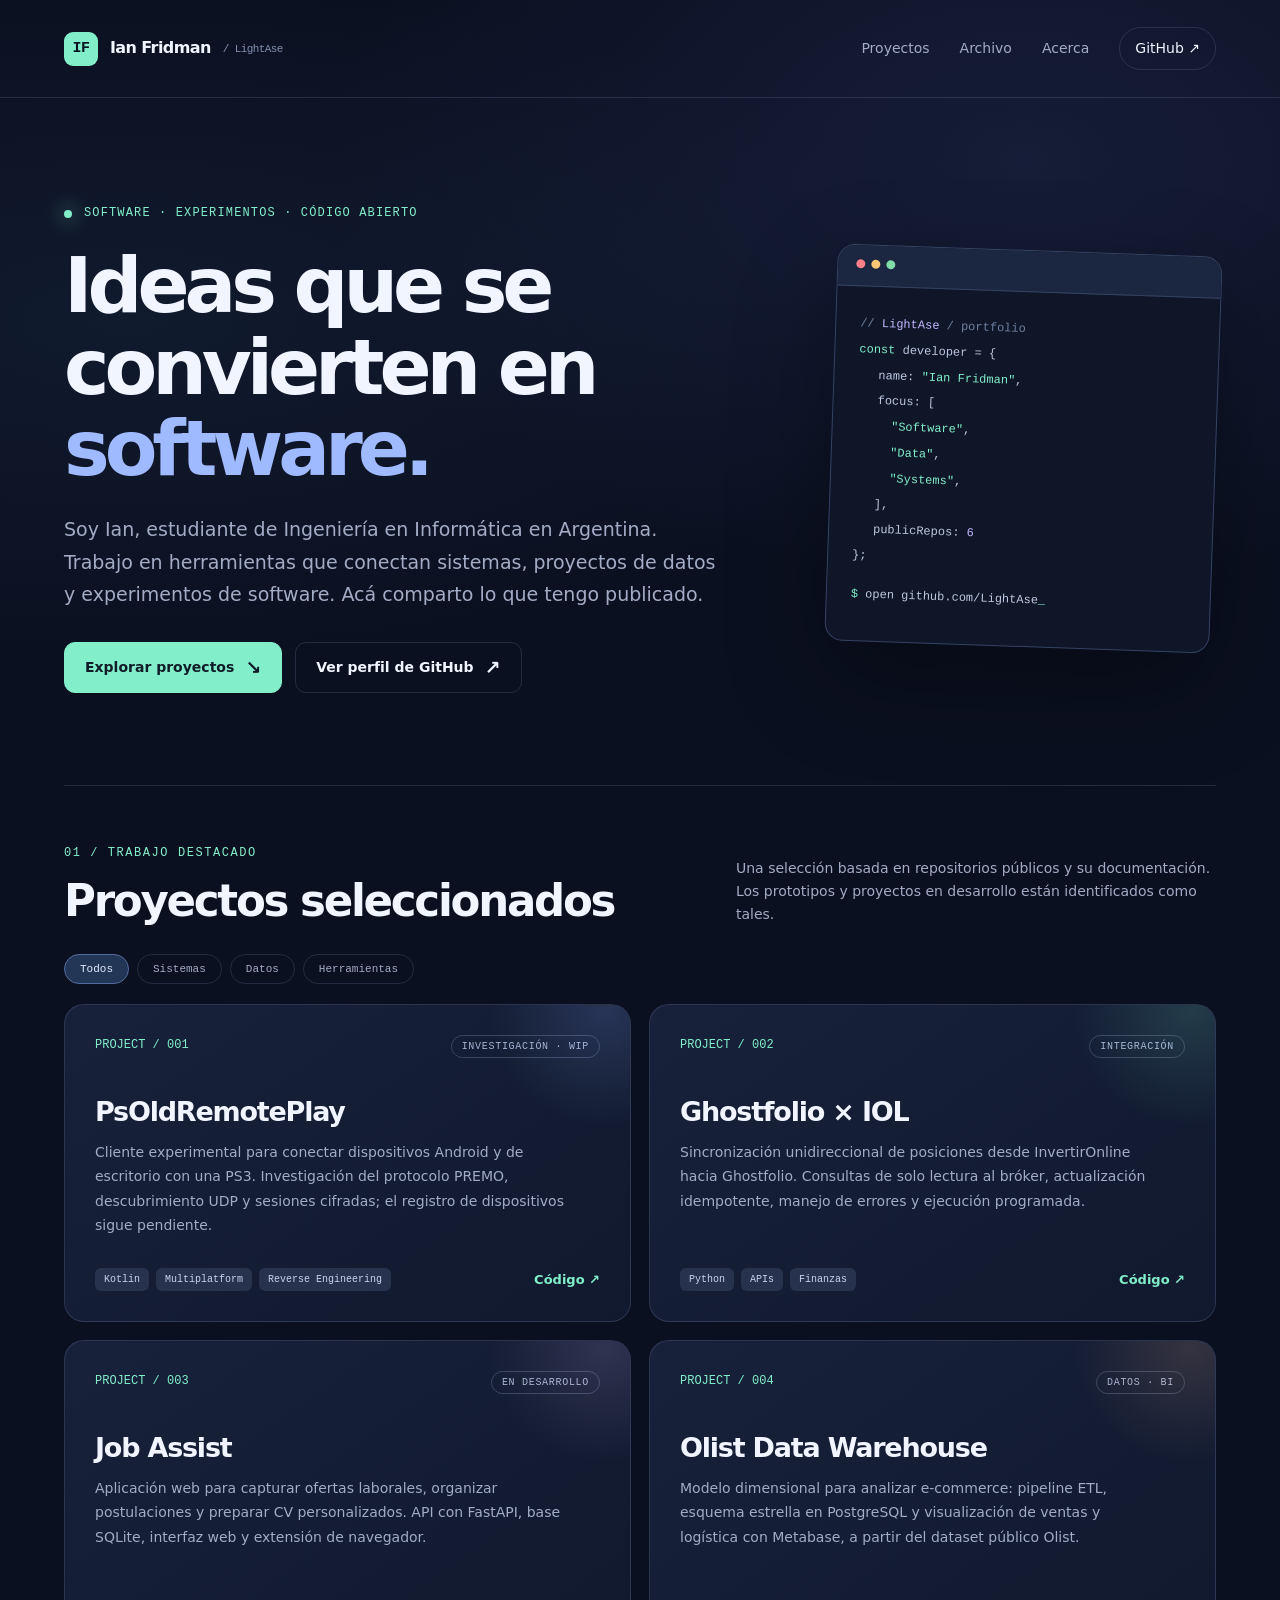
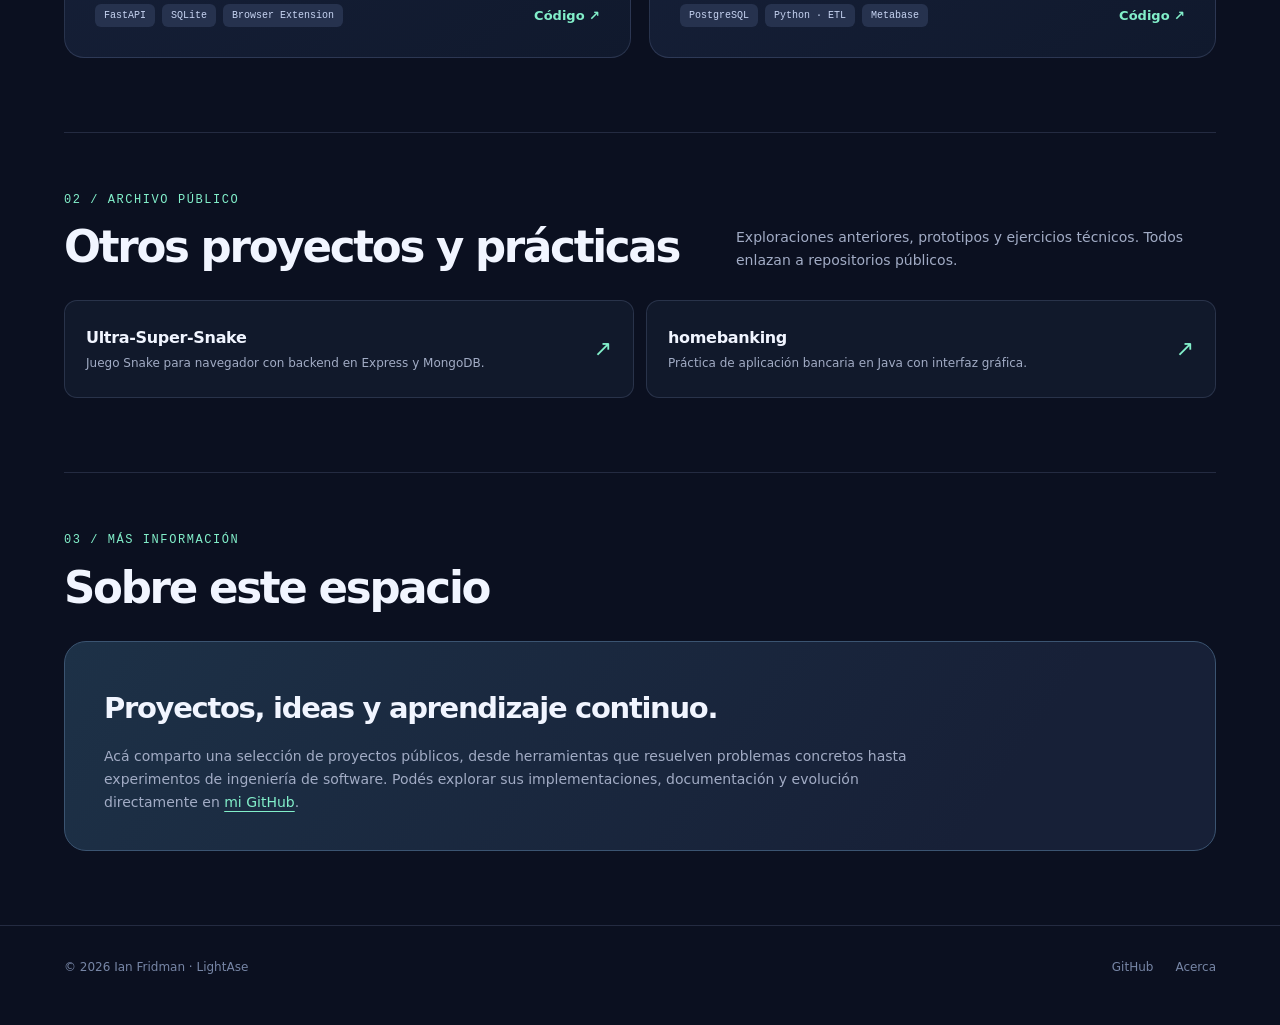
<file: index.html>
<!DOCTYPE html>

<html lang="es">
<head>
<meta charset="utf-8"/><meta content="width=device-width,initial-scale=1" name="viewport"/>
<meta content="#0b1020" name="theme-color"/>
<meta content="Portfolio de Ian Fridman (LightAse): software, herramientas, ingeniería de datos y proyectos experimentales de código abierto." name="description"/>
<title>Ian Fridman · LightAse — Software &amp; Projects</title>
<link href="assets/style.css" rel="stylesheet"/>
</head>
<body>
<header><a aria-label="Inicio" class="brand" href="./"><span class="brand-icon">IF</span> Ian Fridman <span style="font:11px 'Space Mono',monospace;color:#8190af;font-weight:400">/ LightAse</span></a>
<nav aria-label="Navegación principal" class="nav"><a href="#proyectos">Proyectos</a><a href="#archivo">Archivo</a><a href="#acerca">Acerca</a><a class="nav-cta" href="https://github.com/LightAse" rel="noopener noreferrer" target="_blank">GitHub ↗</a></nav></header>
<main>
<section aria-labelledby="hero-title" class="hero">
<div><div class="eyebrow"><span class="pulse"></span> Software · Experimentos · Código abierto</div>
<h1 id="hero-title">Ideas que se convierten en <em>software.</em></h1>
<p class="lede">Soy Ian, estudiante de Ingeniería en Informática en Argentina. Trabajo en herramientas que conectan sistemas, proyectos de datos y experimentos de software. Acá comparto lo que tengo publicado.</p>
<div class="hero-actions"><a class="btn btn-primary" href="#proyectos">Explorar proyectos <span class="glyph">↘</span></a><a class="btn" href="https://github.com/LightAse" rel="noopener noreferrer" target="_blank">Ver perfil de GitHub <span class="glyph">↗</span></a></div></div>
<div aria-label="Resumen de áreas de trabajo" class="terminal">
<div class="terminal-top"><span class="dot"></span><span class="dot"></span><span class="dot"></span></div>
<div class="terminal-body"><div><span class="dim">// </span><span class="purple">LightAse</span><span class="dim"> / portfolio</span></div>
<div><span class="hi">const</span> developer = {</div><div class="indent">name: <span class="hi">"Ian Fridman"</span>,</div>
<div class="indent">focus: [</div><div class="indent">  <span class="hi">"Software"</span>,</div><div class="indent">  <span class="hi">"Data"</span>,</div><div class="indent">  <span class="hi">"Systems"</span>,</div><div class="indent">],</div>
<div class="indent">publicRepos: <span class="purple">6</span></div><div>};</div><div style="margin-top:13px"><span class="hi">$</span> open github.com/LightAse<span class="hi">_</span></div>
</div></div>
</section>
<section aria-labelledby="projects-title" class="section" id="proyectos"><div class="section-head"><div><span class="section-kicker">01 / Trabajo destacado</span><h2 id="projects-title">Proyectos seleccionados</h2></div><p class="section-intro">Una selección basada en repositorios públicos y su documentación. Los prototipos y proyectos en desarrollo están identificados como tales.</p></div>
<div aria-label="Filtrar proyectos" class="filterbar" role="group"><button aria-pressed="true" class="filter" data-filter="all" type="button">Todos</button><button aria-pressed="false" class="filter" data-filter="systems" type="button">Sistemas</button><button aria-pressed="false" class="filter" data-filter="data" type="button">Datos</button><button aria-pressed="false" class="filter" data-filter="tools" type="button">Herramientas</button></div>
<div class="cards">
<article class="project" data-category="systems" style="--orb:#86a4ff2d"><div class="project-top"><span class="project-index">PROJECT / 001</span><span class="status">Investigación · WIP</span></div><h3>PsOldRemotePlay</h3><p>Cliente experimental para conectar dispositivos Android y de escritorio con una PS3. Investigación del protocolo PREMO, descubrimiento UDP y sesiones cifradas; el registro de dispositivos sigue pendiente.</p><div class="project-bottom"><div class="tags"><span class="tag">Kotlin</span><span class="tag">Multiplatform</span><span class="tag">Reverse Engineering</span></div><a aria-label="Ver PsOldRemotePlay en GitHub" class="project-link" href="https://github.com/LightAse/PsOldRemotePlay" rel="noopener noreferrer" target="_blank">Código ↗</a></div></article>
<article class="project" data-category="tools" style="--orb:#83f0cf25"><div class="project-top"><span class="project-index">PROJECT / 002</span><span class="status">Integración</span></div><h3>Ghostfolio × IOL</h3><p>Sincronización unidireccional de posiciones desde InvertirOnline hacia Ghostfolio. Consultas de solo lectura al bróker, actualización idempotente, manejo de errores y ejecución programada.</p><div class="project-bottom"><div class="tags"><span class="tag">Python</span><span class="tag">APIs</span><span class="tag">Finanzas</span></div><a aria-label="Ver ghostfolio-iol-sync en GitHub" class="project-link" href="https://github.com/LightAse/ghostfolio-iol-sync" rel="noopener noreferrer" target="_blank">Código ↗</a></div></article>
<article class="project" data-category="tools" style="--orb:#d6b5ff26"><div class="project-top"><span class="project-index">PROJECT / 003</span><span class="status">En desarrollo</span></div><h3>Job Assist</h3><p>Aplicación web para capturar ofertas laborales, organizar postulaciones y preparar CV personalizados. API con FastAPI, base SQLite, interfaz web y extensión de navegador.</p><div class="project-bottom"><div class="tags"><span class="tag">FastAPI</span><span class="tag">SQLite</span><span class="tag">Browser Extension</span></div><a aria-label="Ver Job Assist en GitHub" class="project-link" href="https://github.com/LightAse/job-assist" rel="noopener noreferrer" target="_blank">Código ↗</a></div></article>
<article class="project" data-category="data" style="--orb:#ffb89325"><div class="project-top"><span class="project-index">PROJECT / 004</span><span class="status">Datos · BI</span></div><h3>Olist Data Warehouse</h3><p>Modelo dimensional para analizar e-commerce: pipeline ETL, esquema estrella en PostgreSQL y visualización de ventas y logística con Metabase, a partir del dataset público Olist.</p><div class="project-bottom"><div class="tags"><span class="tag">PostgreSQL</span><span class="tag">Python · ETL</span><span class="tag">Metabase</span></div><a aria-label="Ver Olist Data Warehouse en GitHub" class="project-link" href="https://github.com/LightAse/olist-data-warehouse" rel="noopener noreferrer" target="_blank">Código ↗</a></div></article>
</div></section>
<section class="section" id="archivo"><div class="section-head"><div><span class="section-kicker">02 / Archivo público</span><h2>Otros proyectos y prácticas</h2></div><p class="section-intro">Exploraciones anteriores, prototipos y ejercicios técnicos. Todos enlazan a repositorios públicos.</p></div>
<div class="archive"><a class="archive-row" href="https://github.com/LightAse/Ultra-Super-Snake" rel="noopener noreferrer" target="_blank"><div><h3>Ultra-Super-Snake</h3><p>Juego Snake para navegador con backend en Express y MongoDB.</p></div><span class="arrow">↗</span></a>
<a class="archive-row" href="https://github.com/LightAse/homebanking" rel="noopener noreferrer" target="_blank"><div><h3>homebanking</h3><p>Práctica de aplicación bancaria en Java con interfaz gráfica.</p></div><span class="arrow">↗</span></a>
</div>
</section>
<section class="section" id="acerca"><div class="section-head"><div><span class="section-kicker">03 / Más información</span><h2>Sobre este espacio</h2></div></div><div class="callout callout--solo"><div><h3>Proyectos, ideas y aprendizaje continuo.</h3><p>Acá comparto una selección de proyectos públicos, desde herramientas que resuelven problemas concretos hasta experimentos de ingeniería de software. Podés explorar sus implementaciones, documentación y evolución directamente en <a href="https://github.com/LightAse" rel="noopener noreferrer" target="_blank">mi GitHub</a>.</p></div></div></section>
</main>
<footer><span>© 2026 Ian Fridman · LightAse</span><div class="footer-links"><a href="https://github.com/LightAse" rel="noopener noreferrer" target="_blank">GitHub</a><a href="#acerca">Acerca</a></div></footer>
<script>
const controls=[...document.querySelectorAll('button[data-filter]')];const cards=[...document.querySelectorAll('.project[data-category]')];controls.forEach(button=>button.addEventListener('click',()=>{const filter=button.dataset.filter;controls.forEach(b=>b.setAttribute('aria-pressed',String(b===button)));cards.forEach(card=>{card.dataset.hidden=String(filter!=='all'&&card.dataset.category!==filter)});}));
</script>
</body></html>
</file>
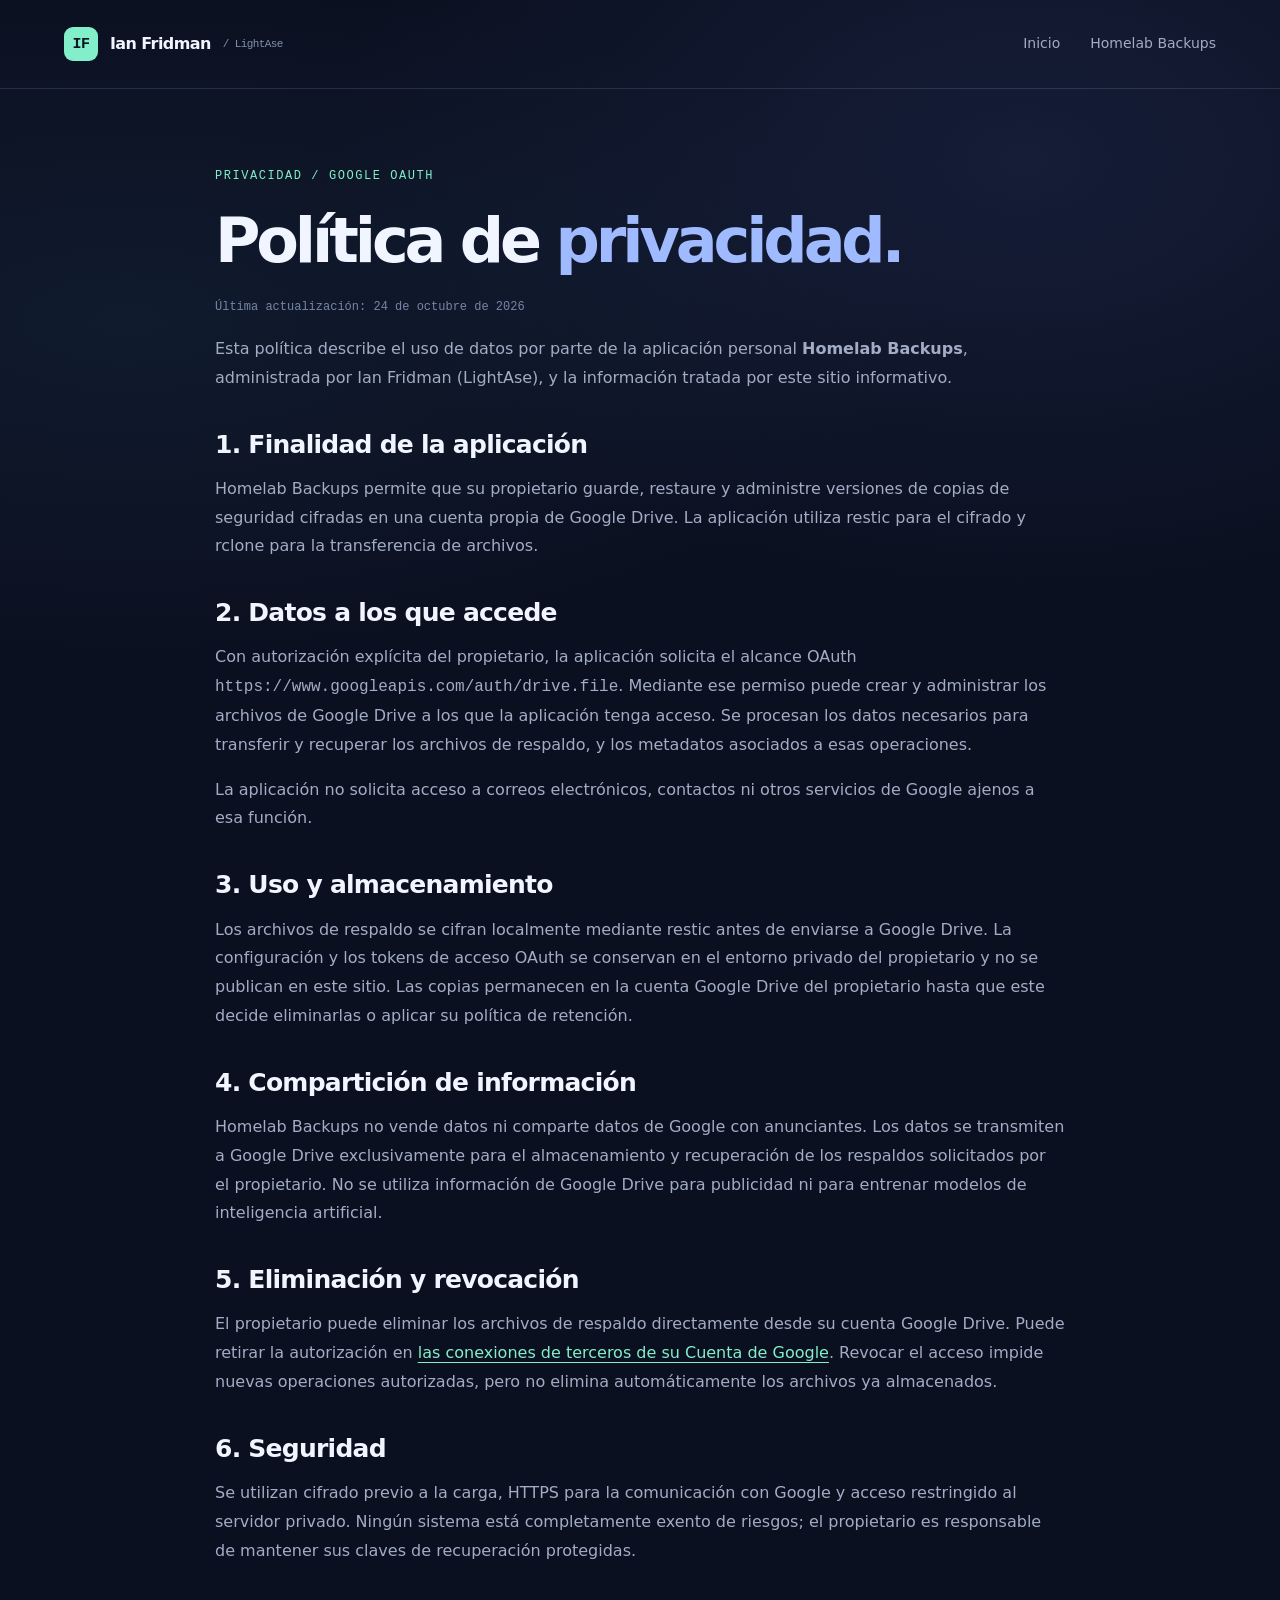
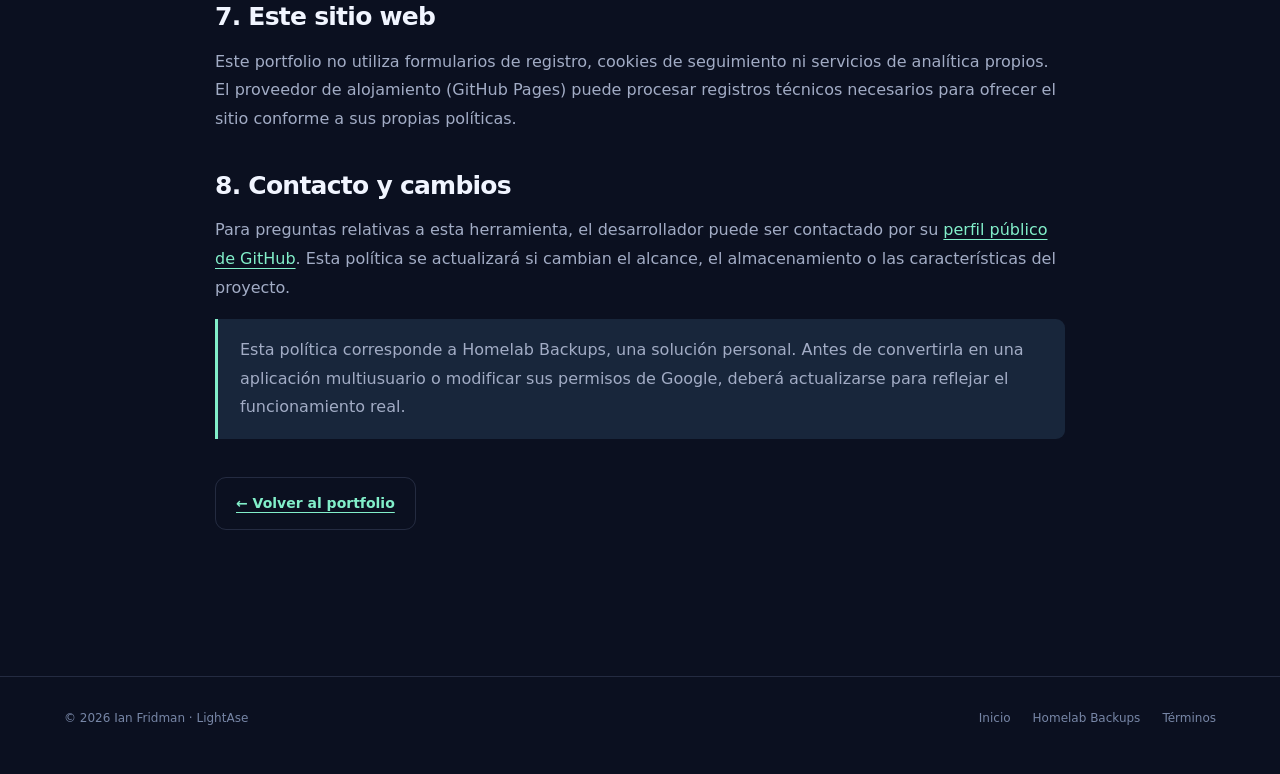
<file: privacy.html>
<!DOCTYPE html><html lang="es"><head><meta charset="utf-8"><meta name="viewport" content="width=device-width,initial-scale=1"><meta name="description" content="Política de privacidad para Homelab Backups y el portfolio de LightAse."><title>Política de privacidad · Homelab Backups</title><link rel="stylesheet" href="assets/style.css"></head><body>
<header><a class="brand" href="./"><span class="brand-icon">IF</span> Ian Fridman <span style="font:11px 'Space Mono',monospace;color:#8190af;font-weight:400">/ LightAse</span></a><nav class="nav"><a href="./">Inicio</a><a href="apps/homelab-backups.html">Homelab Backups</a></nav></header>
<main><article class="legal"><span class="section-kicker">Privacidad / Google OAuth</span><h1>Política de <em>privacidad.</em></h1><p class="meta">Última actualización: 24 de octubre de 2026</p><p>Esta política describe el uso de datos por parte de la aplicación personal <strong>Homelab Backups</strong>, administrada por Ian Fridman (LightAse), y la información tratada por este sitio informativo.</p>
<h2>1. Finalidad de la aplicación</h2><p>Homelab Backups permite que su propietario guarde, restaure y administre versiones de copias de seguridad cifradas en una cuenta propia de Google Drive. La aplicación utiliza restic para el cifrado y rclone para la transferencia de archivos.</p>
<h2>2. Datos a los que accede</h2><p>Con autorización explícita del propietario, la aplicación solicita el alcance OAuth <code>https://www.googleapis.com/auth/drive.file</code>. Mediante ese permiso puede crear y administrar los archivos de Google Drive a los que la aplicación tenga acceso. Se procesan los datos necesarios para transferir y recuperar los archivos de respaldo, y los metadatos asociados a esas operaciones.</p><p>La aplicación no solicita acceso a correos electrónicos, contactos ni otros servicios de Google ajenos a esa función.</p>
<h2>3. Uso y almacenamiento</h2><p>Los archivos de respaldo se cifran localmente mediante restic antes de enviarse a Google Drive. La configuración y los tokens de acceso OAuth se conservan en el entorno privado del propietario y no se publican en este sitio. Las copias permanecen en la cuenta Google Drive del propietario hasta que este decide eliminarlas o aplicar su política de retención.</p>
<h2>4. Compartición de información</h2><p>Homelab Backups no vende datos ni comparte datos de Google con anunciantes. Los datos se transmiten a Google Drive exclusivamente para el almacenamiento y recuperación de los respaldos solicitados por el propietario. No se utiliza información de Google Drive para publicidad ni para entrenar modelos de inteligencia artificial.</p>
<h2>5. Eliminación y revocación</h2><p>El propietario puede eliminar los archivos de respaldo directamente desde su cuenta Google Drive. Puede retirar la autorización en <a href="https://myaccount.google.com/connections" target="_blank" rel="noopener noreferrer">las conexiones de terceros de su Cuenta de Google</a>. Revocar el acceso impide nuevas operaciones autorizadas, pero no elimina automáticamente los archivos ya almacenados.</p>
<h2>6. Seguridad</h2><p>Se utilizan cifrado previo a la carga, HTTPS para la comunicación con Google y acceso restringido al servidor privado. Ningún sistema está completamente exento de riesgos; el propietario es responsable de mantener sus claves de recuperación protegidas.</p>
<h2>7. Este sitio web</h2><p>Este portfolio no utiliza formularios de registro, cookies de seguimiento ni servicios de analítica propios. El proveedor de alojamiento (GitHub Pages) puede procesar registros técnicos necesarios para ofrecer el sitio conforme a sus propias políticas.</p>
<h2>8. Contacto y cambios</h2><p>Para preguntas relativas a esta herramienta, el desarrollador puede ser contactado por su <a href="https://github.com/LightAse" target="_blank" rel="noopener noreferrer">perfil público de GitHub</a>. Esta política se actualizará si cambian el alcance, el almacenamiento o las características del proyecto.</p>
<p class="note">Esta política corresponde a Homelab Backups, una solución personal. Antes de convertirla en una aplicación multiusuario o modificar sus permisos de Google, deberá actualizarse para reflejar el funcionamiento real.</p><p style="margin-top:38px"><a class="btn" href="./">← Volver al portfolio</a></p>
</article></main><footer><span>© 2026 Ian Fridman · LightAse</span><div class="footer-links"><a href="./">Inicio</a><a href="apps/homelab-backups.html">Homelab Backups</a><a href="terms.html">Términos</a></div></footer></body></html>
</file>
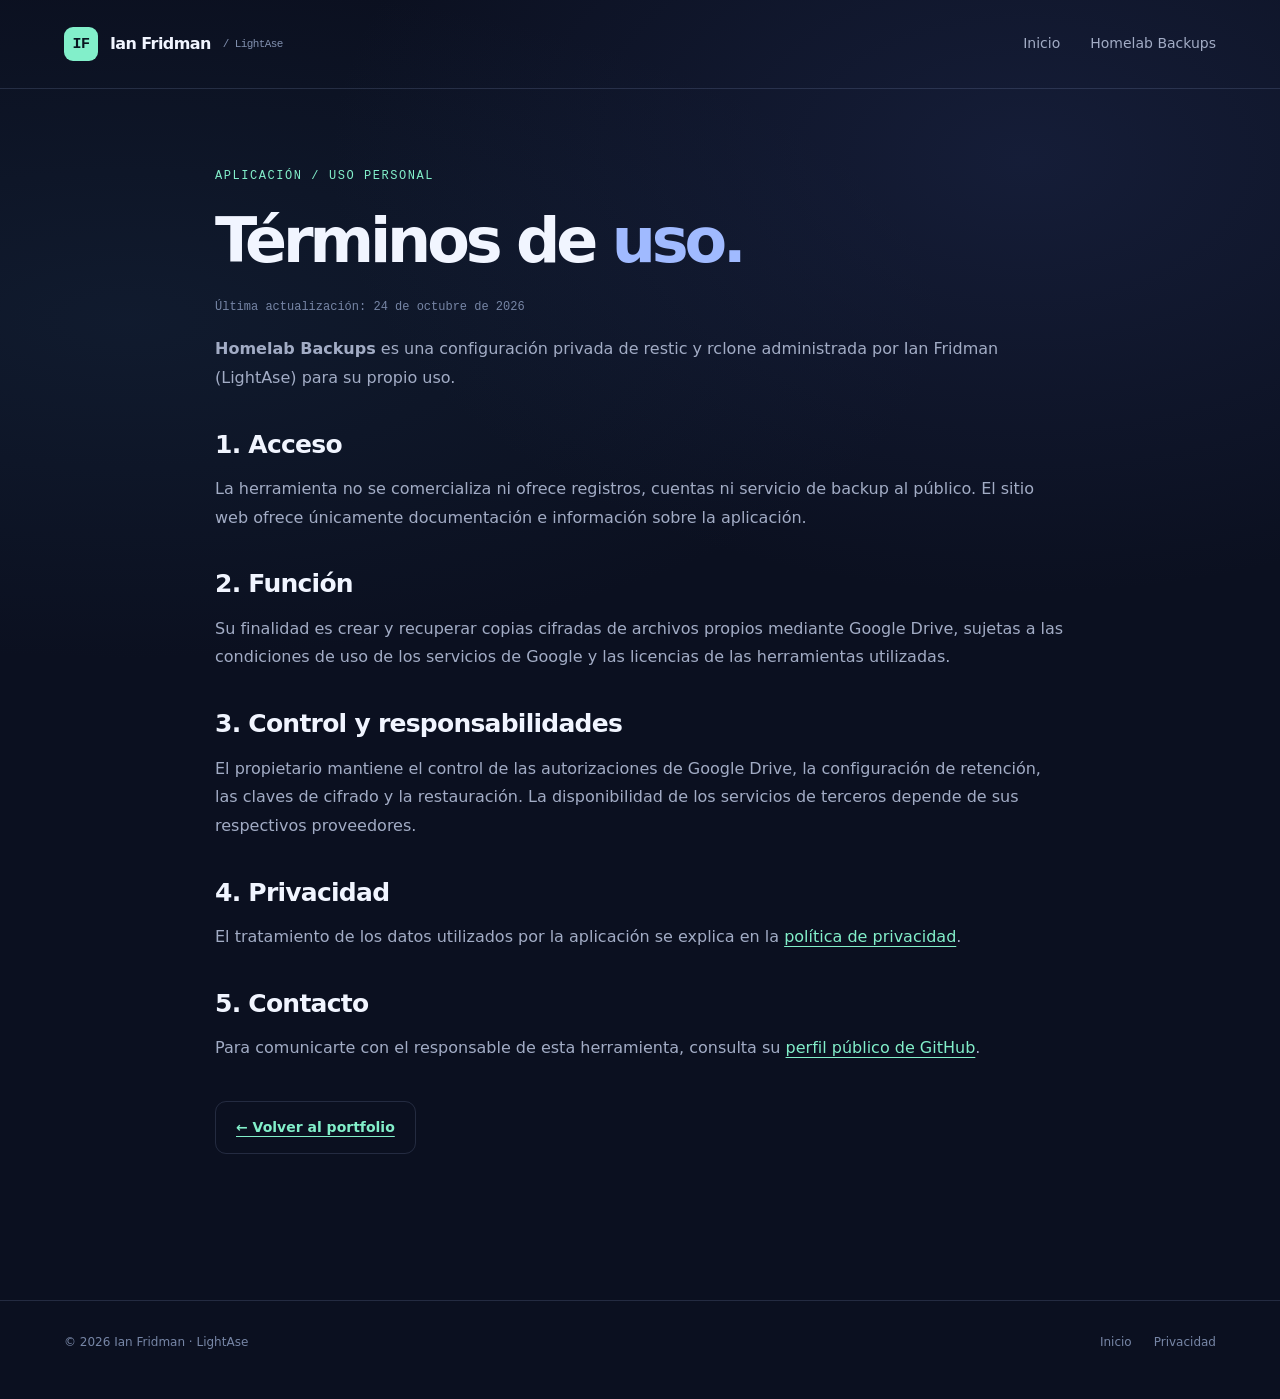
<file: terms.html>
<!DOCTYPE html><html lang="es"><head><meta charset="utf-8"><meta name="viewport" content="width=device-width,initial-scale=1"><meta name="description" content="Términos de uso de Homelab Backups, una herramienta de copias de seguridad de uso privado."><title>Términos de uso · Homelab Backups</title><link rel="stylesheet" href="assets/style.css"></head><body>
<header><a class="brand" href="./"><span class="brand-icon">IF</span> Ian Fridman <span style="font:11px 'Space Mono',monospace;color:#8190af;font-weight:400">/ LightAse</span></a><nav class="nav"><a href="./">Inicio</a><a href="apps/homelab-backups.html">Homelab Backups</a></nav></header>
<main><article class="legal"><span class="section-kicker">Aplicación / Uso personal</span><h1>Términos de <em>uso.</em></h1><p class="meta">Última actualización: 24 de octubre de 2026</p><p><strong>Homelab Backups</strong> es una configuración privada de restic y rclone administrada por Ian Fridman (LightAse) para su propio uso.</p><h2>1. Acceso</h2><p>La herramienta no se comercializa ni ofrece registros, cuentas ni servicio de backup al público. El sitio web ofrece únicamente documentación e información sobre la aplicación.</p><h2>2. Función</h2><p>Su finalidad es crear y recuperar copias cifradas de archivos propios mediante Google Drive, sujetas a las condiciones de uso de los servicios de Google y las licencias de las herramientas utilizadas.</p><h2>3. Control y responsabilidades</h2><p>El propietario mantiene el control de las autorizaciones de Google Drive, la configuración de retención, las claves de cifrado y la restauración. La disponibilidad de los servicios de terceros depende de sus respectivos proveedores.</p><h2>4. Privacidad</h2><p>El tratamiento de los datos utilizados por la aplicación se explica en la <a href="privacy.html">política de privacidad</a>.</p><h2>5. Contacto</h2><p>Para comunicarte con el responsable de esta herramienta, consulta su <a href="https://github.com/LightAse" target="_blank" rel="noopener noreferrer">perfil público de GitHub</a>.</p><p style="margin-top:38px"><a class="btn" href="./">← Volver al portfolio</a></p></article></main><footer><span>© 2026 Ian Fridman · LightAse</span><div class="footer-links"><a href="./">Inicio</a><a href="privacy.html">Privacidad</a></div></footer></body></html>
</file>
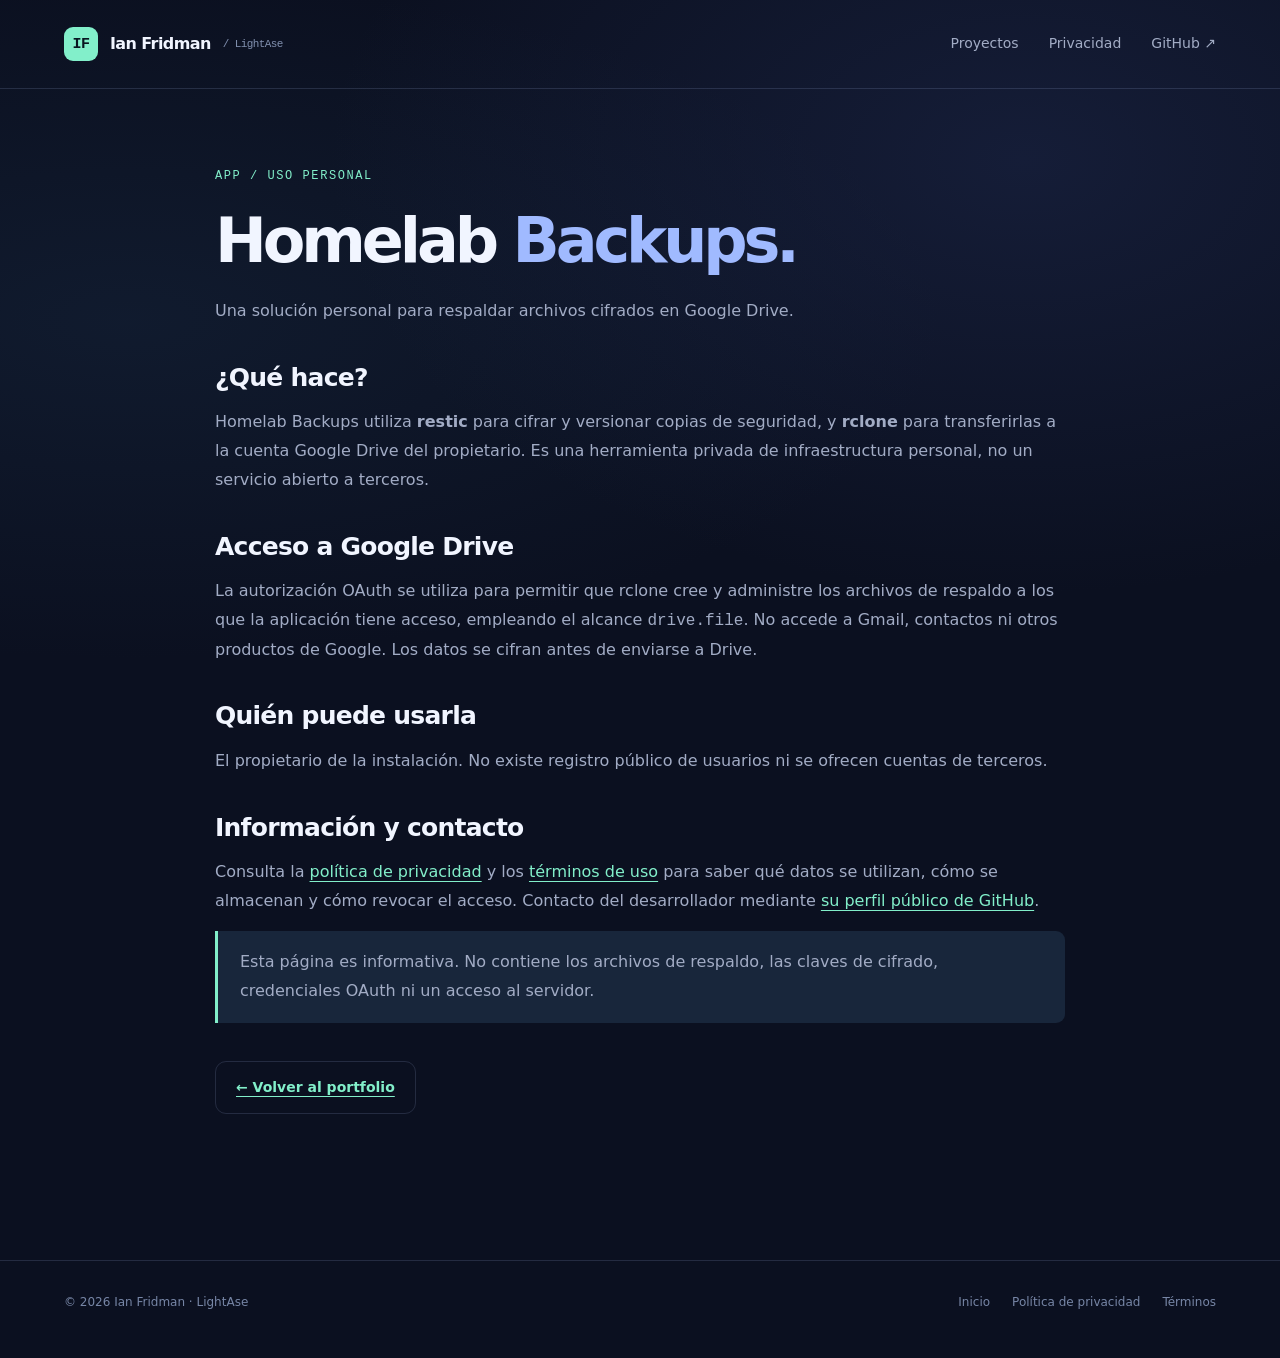
<file: apps/homelab-backups.html>
<!DOCTYPE html><html lang="es"><head><meta charset="utf-8"><meta name="viewport" content="width=device-width,initial-scale=1"><meta name="description" content="Información sobre Homelab Backups, una aplicación de uso personal para guardar copias cifradas en Google Drive."><title>Homelab Backups · LightAse</title><link rel="stylesheet" href="../assets/style.css"></head><body>
<header><a class="brand" href="../"><span class="brand-icon">IF</span> Ian Fridman <span style="font:11px 'Space Mono',monospace;color:#8190af;font-weight:400">/ LightAse</span></a><nav class="nav"><a href="../#proyectos">Proyectos</a><a href="../privacy.html">Privacidad</a><a href="https://github.com/LightAse" target="_blank" rel="noopener noreferrer">GitHub ↗</a></nav></header>
<main><article class="legal"><span class="section-kicker">App / Uso personal</span><h1>Homelab <em>Backups.</em></h1><p class="lede">Una solución personal para respaldar archivos cifrados en Google Drive.</p><h2>¿Qué hace?</h2><p>Homelab Backups utiliza <strong>restic</strong> para cifrar y versionar copias de seguridad, y <strong>rclone</strong> para transferirlas a la cuenta Google Drive del propietario. Es una herramienta privada de infraestructura personal, no un servicio abierto a terceros.</p><h2>Acceso a Google Drive</h2><p>La autorización OAuth se utiliza para permitir que rclone cree y administre los archivos de respaldo a los que la aplicación tiene acceso, empleando el alcance <code>drive.file</code>. No accede a Gmail, contactos ni otros productos de Google. Los datos se cifran antes de enviarse a Drive.</p><h2>Quién puede usarla</h2><p>El propietario de la instalación. No existe registro público de usuarios ni se ofrecen cuentas de terceros.</p><h2>Información y contacto</h2><p>Consulta la <a href="../privacy.html">política de privacidad</a> y los <a href="../terms.html">términos de uso</a> para saber qué datos se utilizan, cómo se almacenan y cómo revocar el acceso. Contacto del desarrollador mediante <a href="https://github.com/LightAse" target="_blank" rel="noopener noreferrer">su perfil público de GitHub</a>.</p><p class="note">Esta página es informativa. No contiene los archivos de respaldo, las claves de cifrado, credenciales OAuth ni un acceso al servidor.</p><p style="margin-top:38px"><a class="btn" href="../">← Volver al portfolio</a></p></article></main>
<footer><span>© 2026 Ian Fridman · LightAse</span><div class="footer-links"><a href="../">Inicio</a><a href="../privacy.html">Política de privacidad</a><a href="../terms.html">Términos</a></div></footer></body></html>
</file>
<file: assets/style.css>
:root{--bg:#0b1020;--bg2:#10172a;--ink:#f1f5ff;--muted:#a2acc5;--sub:#7786a6;--line:rgba(168,188,236,.16);--accent:#a0baff;--accent2:#82efca;--card:#121b30;--pad:clamp(20px,5vw,76px)}
*{box-sizing:border-box}html{scroll-behavior:smooth}body{margin:0;min-height:100vh;background:var(--bg);color:var(--ink);font:400 16px/1.65 'DM Sans',system-ui,sans-serif}body:before{content:"";pointer-events:none;position:absolute;z-index:-1;inset:0 0 auto 0;height:800px;background:radial-gradient(ellipse at 80% 20%,#29376755,transparent 48%),radial-gradient(ellipse at 10% 40%,#1f385544,transparent 50%)}a{color:inherit;text-decoration:none}a:focus-visible,button:focus-visible{outline:2px solid var(--accent2);outline-offset:4px}a:hover{color:var(--accent)}.mono,.eyebrow,.eyelabel,.smallmono,code,.chip,button.filter,.project-index{font-family:'Space Mono',ui-monospace,monospace}header{max-width:1380px;margin:auto;padding:27px var(--pad);display:flex;justify-content:space-between;align-items:center;gap:18px;border-bottom:1px solid var(--line)}.brand{display:flex;align-items:center;gap:12px;font-weight:800;letter-spacing:-.6px}.brand-icon{width:34px;height:34px;background:var(--accent2);color:#081520;display:grid;place-items:center;border-radius:9px;font:700 15px 'Space Mono',monospace}.nav{display:flex;gap:30px;align-items:center;color:var(--muted);font-size:14px}.nav a{white-space:nowrap}.nav-cta{border:1px solid var(--line);padding:9px 15px;border-radius:999px;color:var(--ink)}main{max-width:1380px;margin:0 auto;padding:0 var(--pad)}.hero{display:grid;grid-template-columns:minmax(0,1.7fr) minmax(270px,.9fr);gap:40px;padding:106px 0 92px;align-items:center}.eyebrow{font-size:12px;letter-spacing:.095em;text-transform:uppercase;color:var(--accent2);display:flex;align-items:center;gap:12px}.pulse{width:8px;height:8px;border-radius:50%;background:var(--accent2);box-shadow:0 0 20px var(--accent2)}h1{font-size:clamp(45px,6vw,88px);line-height:1.065;letter-spacing:-.066em;margin:21px 0 23px;font-weight:800;max-width:840px}h1 em{font-style:normal;color:var(--accent)}.lede{font-size:clamp(17px,1.5vw,19px);line-height:1.7;color:var(--muted);max-width:660px;margin:0}.hero-actions{display:flex;gap:13px;flex-wrap:wrap;margin-top:32px}.btn{display:inline-flex;align-items:center;gap:11px;padding:13px 20px;border-radius:11px;font-weight:700;border:1px solid var(--line);font-size:14px;transition:transform .2s,background .2s}.btn:hover{transform:translateY(-2px);color:var(--ink);background:#27344d}.btn-primary{background:var(--accent2);border-color:var(--accent2);color:#101c28}.btn-primary:hover{background:#b6ffe8;color:#101c28}.glyph{font-size:19px;line-height:1}.terminal{overflow:hidden;background:#0e1628;border:1px solid #344363;border-radius:18px;box-shadow:0 35px 100px #0005;transform:rotate(2deg)}.terminal-top{height:41px;padding:14px 18px;display:flex;gap:6px;background:#1b2740;border-bottom:1px solid #344363}.dot{width:9px;height:9px;border-radius:50%;background:#677997}.dot:nth-child(1){background:#fb7f86}.dot:nth-child(2){background:#f7c775}.dot:nth-child(3){background:#82dca7}.terminal-body{padding:25px 24px 32px;font:12px/2.15 'Space Mono',monospace;color:#bec9df;white-space:nowrap}.terminal-body .hi{color:var(--accent2)}.terminal-body .purple{color:#c6b5ff}.terminal-body .dim{color:#6f819f}.terminal-body .indent{padding-left:20px}.section{padding:52px 0 74px;border-top:1px solid var(--line)}.section-head{display:flex;justify-content:space-between;align-items:end;gap:20px;margin-bottom:28px}.section-kicker{font:12px 'Space Mono',monospace;letter-spacing:.13em;color:var(--accent2);text-transform:uppercase}h2{font-size:clamp(29px,3.4vw,46px);letter-spacing:-.052em;line-height:1.13;margin:12px 0 0}.section-intro{max-width:480px;color:var(--muted);margin:0;font-size:14px}.filterbar{display:flex;gap:8px;flex-wrap:wrap;margin-bottom:20px}.filter{border:1px solid var(--line);background:transparent;color:var(--muted);padding:8px 15px;border-radius:999px;cursor:pointer;font-size:11px}.filter[aria-pressed="true"]{background:#233655;border-color:#536b9e;color:#e0eaff}.cards{display:grid;grid-template-columns:repeat(2,minmax(0,1fr));gap:18px}.project{position:relative;background:linear-gradient(145deg,#17213a,#10192d);border:1px solid var(--line);border-radius:20px;min-height:318px;padding:30px;display:flex;flex-direction:column;overflow:hidden;transition:border-color .2s,transform .2s}.project:hover{transform:translateY(-3px);border-color:#7489bc}.project:after{content:"";pointer-events:none;position:absolute;width:230px;height:230px;border-radius:50%;right:-90px;top:-110px;background:radial-gradient(circle,var(--orb,#6e85eb33),transparent 72%)}.project-top{display:flex;justify-content:space-between;gap:20px;align-items:center}.project-index{font-size:12px;color:var(--accent2)}.status{font:10px 'Space Mono',monospace;text-transform:uppercase;letter-spacing:.07em;color:#a7b5d3;border:1px solid #3a4762;border-radius:999px;padding:5px 10px}.project h3{font-size:27px;letter-spacing:-.045em;line-height:1.25;margin:37px 0 11px}.project p{font-size:14px;color:var(--muted);line-height:1.75;max-width:480px;margin:0}.project-bottom{margin-top:auto;padding-top:29px;display:flex;gap:15px;justify-content:space-between;align-items:end}.tags{display:flex;flex-wrap:wrap;gap:7px}.tag{font:10px 'Space Mono',monospace;color:#c7d4f2;background:#26324e;padding:6px 9px;border-radius:6px}.project-link{font-size:13px;color:var(--accent2);white-space:nowrap;font-weight:700}.archive{display:grid;grid-template-columns:repeat(2,minmax(0,1fr));gap:12px}.archive-row{background:#11192b;border:1px solid var(--line);padding:19px 21px;border-radius:13px;display:flex;align-items:center;gap:18px;justify-content:space-between;min-height:98px}.archive-row h3{font-size:16px;letter-spacing:-.02em;margin:0 0 2px}.archive-row p{font-size:12px;color:var(--muted);margin:0}.archive-row .arrow{font-size:22px;color:var(--accent2)}.callout{display:grid;grid-template-columns:1.4fr .6fr;align-items:center;gap:40px;background:linear-gradient(125deg,#1d3147,#172037 80%);border:1px solid #3b5471;border-radius:22px;padding:36px 39px}.callout h3{font-size:29px;letter-spacing:-.045em;margin:7px 0 12px}.callout p{font-size:14px;color:var(--muted);max-width:690px;margin:0}.callout .callout-action{display:flex;justify-content:end}footer{max-width:1380px;padding:32px var(--pad) 46px;margin:auto;border-top:1px solid var(--line);color:var(--sub);font-size:12px;display:flex;flex-wrap:wrap;justify-content:space-between;gap:20px}footer .footer-links{display:flex;gap:22px;flex-wrap:wrap}.legal{max-width:850px;margin:0 auto;padding:72px 0 130px}.legal h1{font-size:clamp(40px,6vw,62px)}.legal h2{font-size:25px;letter-spacing:-.03em;margin:38px 0 12px}.legal p,.legal li{color:var(--muted);font-size:16px;line-height:1.8}.legal a,.callout a:not(.btn){color:var(--accent2);text-decoration:underline;text-underline-offset:4px}.legal ul{padding-left:22px}.legal .meta{font-family:'Space Mono',monospace;color:var(--sub);font-size:12px}.note{padding:17px 22px;border-left:3px solid var(--accent2);background:#18263b;border-radius:0 9px 9px 0}.project[data-hidden="true"]{display:none}.visually-hidden{position:absolute;width:1px;height:1px;overflow:hidden;clip:rect(0,0,0,0)}
@media(max-width:900px){.hero{grid-template-columns:1fr;gap:46px;padding:72px 0}.terminal{max-width:480px;transform:rotate(0)}.callout{grid-template-columns:1fr}.callout .callout-action{justify-content:start}}@media(max-width:670px){header{flex-wrap:wrap}.nav{width:100%;justify-content:space-between;gap:13px;font-size:12px}.nav-cta{padding:6px 10px}.cards,.archive{grid-template-columns:1fr}.section-head{display:block}.section-intro{margin-top:16px}.project{padding:24px;min-height:290px}.project-bottom{align-items:start;flex-direction:column;gap:14px}.callout{padding:26px}.hero{padding:66px 0}.terminal-body{font-size:10px;padding:20px}footer{flex-direction:column}}
@media(prefers-reduced-motion:reduce){*{scroll-behavior:auto!important;transition:none!important}}
.callout--solo{display:block;max-width:100%}.callout--solo p{max-width:810px}
</file>
